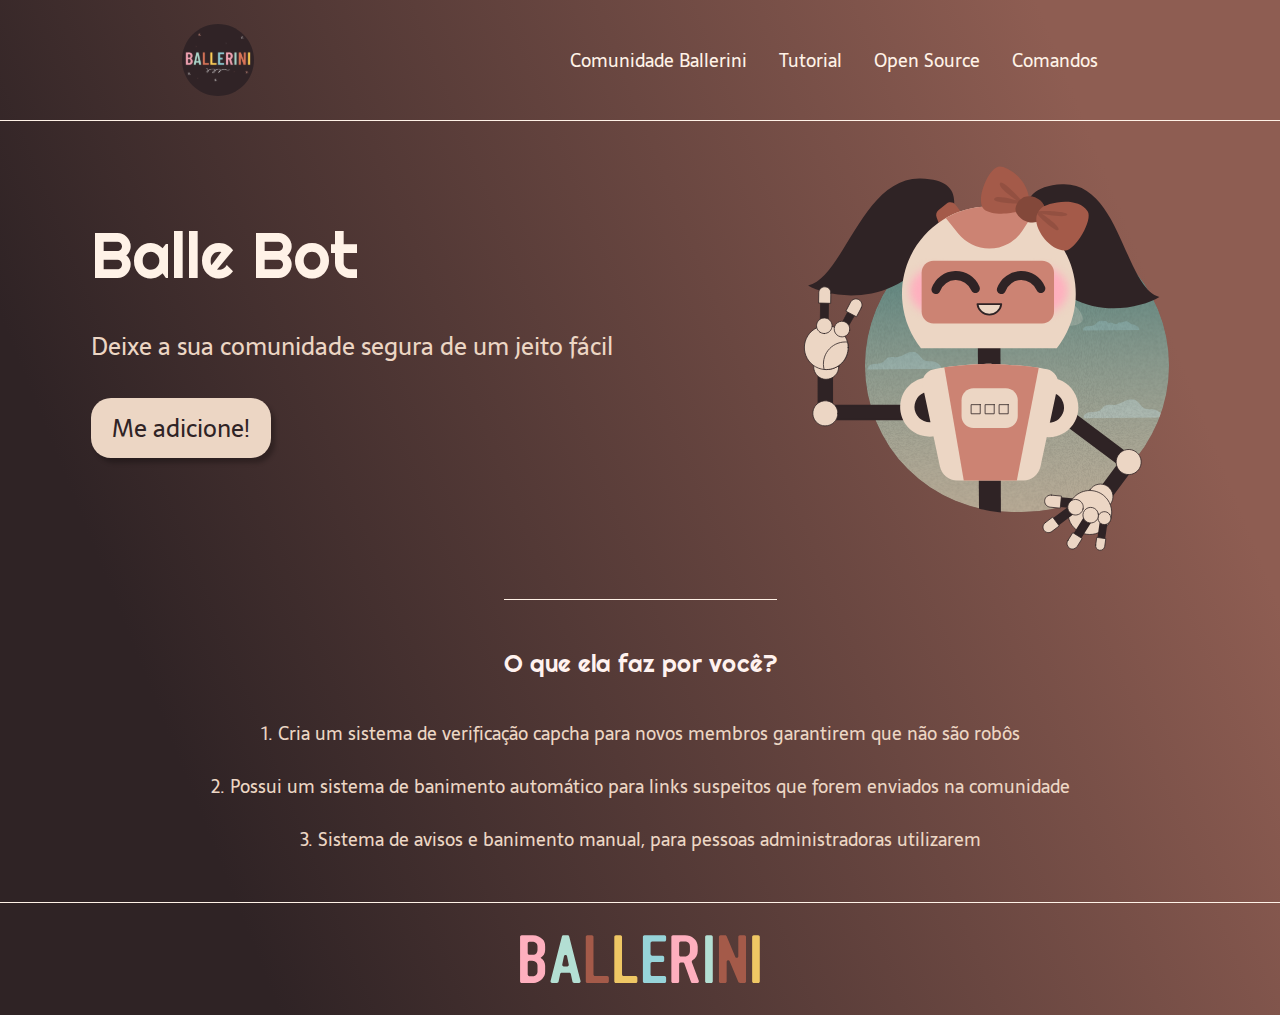
<file: Landing-Pages/Balle-Bot/index.html>
<!DOCTYPE html>
<html lang="pt-BR">
<head>
    <meta charset="UTF-8">
    <meta http-equiv="X-UA-Compatible" content="IE=edge">
    <meta name="viewport" content="width=device-width, initial-scale=1.0">
    <meta name="description" content="Um bot que irá moderar e deixar a sua comunidade segura de um jeito fácil!"> <!--Meta tag de descrição para descrição do site no resultado do Google, informação que fica abaixo do título.-->
    <title>Balle Bot - Modere a sua comunidade do Discord</title>
    <link rel="stylesheet" href="style.css">
</head>
<body>
    <header class="cabecalho">
        <img class="cabecalho-imagem" src="logo.svg" alt="Logo da Comunidade Ballerini">
        <nav class="cabecalho-menu">
            <a class="cabecalho-menu-item" href="#">Comunidade Ballerini</a>
            <a class="cabecalho-menu-item" href="#">Tutorial</a>
            <a class="cabecalho-menu-item" href="#">Open Source</a>
            <a class="cabecalho-menu-item" href="#">Comandos</a>
        </nav>
    </header>

    <main class="conteudo">
        <section class="conteudo-principal">
            <div class="conteudo-principal-escrito">
                <h1 class="conteudo-principal-escrito-titulo">Balle Bot</h1>
                <h2 class="conteudo-principal-escrito-subtitulo">Deixe a sua comunidade segura de um jeito fácil</h2>
                <button class="conteudo-principal-escrito-botao">Me adicione!</button>
            </div>
            <img class="conteudo-principal-imagem" src="ballebot.svg" alt="Imagem da Balle Bot">
        </section>
        <section class="conteudo-secundario">
            <h3 class="conteudo-secundario-titulo">O que ela faz por você?</h3>
            <p class="conteudo-secundario-paragrafo">1. Cria um <strong>sistema de verificação capcha</strong> para novos membros garantirem que não são robôs</p>
            <p class="conteudo-secundario-paragrafo">2. Possui um <strong>sistema de banimento automático</strong> para links suspeitos que forem enviados na comunidade</p>
            <p class="conteudo-secundario-paragrafo">3. <strong>Sistema de avisos e banimento manual</strong>, para pessoas administradoras utilizarem</p>
        </section>
    </main>

    <footer class="rodape">
        <img class="rodape-imagem" src="ballerini.svg" alt="">
    </footer>
</body>
</html>
</file>
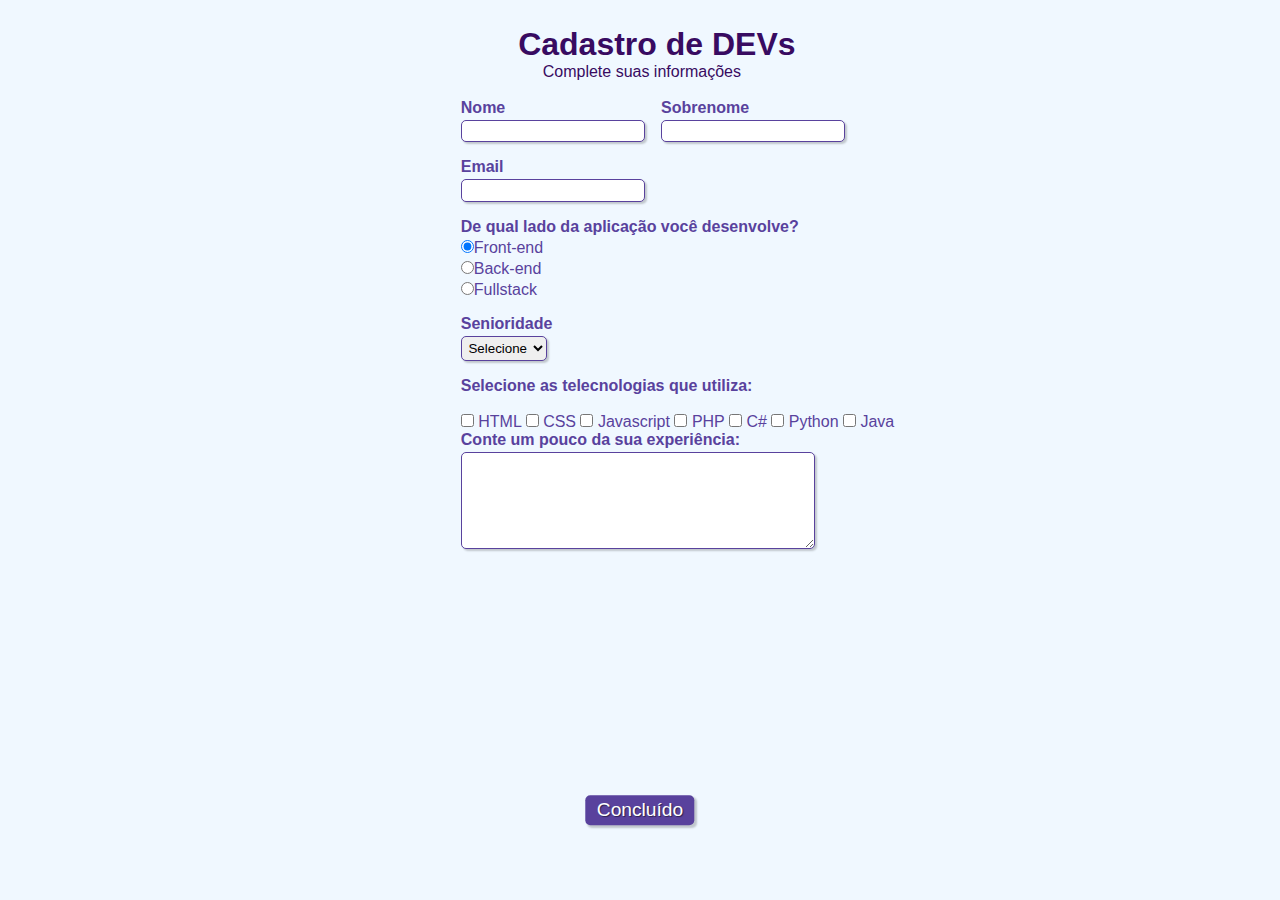
<file: Formularios/formulario.html>
<!DOCTYPE html>
<html lang="pt-br">
<head>
    <meta charset="UTF-8">
    <meta http-equiv="X-UA-Compatible" content="IE=edge">
    <meta name="viewport" content="width=device-width, initial-scale=1.0">
    <title>Cadastro</title>
    <link rel="stylesheet" href="style.css" media="screen">
</head>
<body>

    <div>
        <h1 id="titulo">Cadastro de DEVs</h1>
        <p id="subtitulo">Complete suas informações</p>
        <br>
    </div>

    <form action="">
        <fieldset class="grupo">
            <div class="campo">
                <label for="nome"><strong>Nome</strong></label>
                <input type="text" name="nome" id="nome" required>
            </div>

            <div class="campo">
                <label for="sobrenome"><strong>Sobrenome</strong></label>
                <input type="text" name="sobrenome" id="sobrenome" required>
            </div>
        </fieldset>

        <div class="campo">
            <label for="email"><strong>Email</strong></label>
            <input type="email" name="email" id="email" required>
        </div>

        <div class="campo">
            <label for=""><strong>De qual lado da aplicação você desenvolve?</strong></label>
            <label for="">
                <input type="radio" name="devweb" id="" value="frontend" checked>Front-end
            </label>
            <label for="">
                <input type="radio" name="devweb" id="" value="backend">Back-end
            </label>
            <label for="">
                <input type="radio" name="devweb" id="" value="fullstack">Fullstack
            </label>
        </div>

        <div class="campo">
            <label for="senioridade"><strong>Senioridade</strong></label>
            <select name="" id="senioridade">
                <option value="" selected disabled>Selecione</option>
                <option value="">Júnior</option>
                <option value="">Pleno</option>
                <option value="">Senior</option>
            </select> 
        </div>

        <fieldset class="check">
            <div id="check">
                <label for=""><strong>Selecione as telecnologias que utiliza:</strong></label><br><br>
                <input type="checkbox" name="tecnologia1" id="tecnologia1" value="HTML">
                <label for="tecnologia1">HTML</label>

                <input type="checkbox" name="tecnologia2" id="tecnologia2" value="CSS">
                <label for="tecnologia2">CSS</label>

                <input type="checkbox" name="tecnologia3" id="tecnologia3" value="Javascript">
                <label for="tecnologia3">Javascript</label>

                <input type="checkbox" name="tecnologia4" id="tecnologia4" value="PHP">
                <label for="tecnologia4">PHP</label>

                <input type="checkbox" name="tecnologia5" id="tecnologia5" value="C#">
                <label for="tecnologia5">C#</label>

                <input type="checkbox" name="tecnologia6" id="tecnologia6" value="Python">
                <label for="tecnologia6">Python</label>

                <input type="checkbox" name="tecnologia7" id="tecnologia7" value="Java">
                <label for="tecnologia7">Java</label>
            </div>
        </fieldset>

        <div class="campo">
            <label for=""><strong>Conte um pouco da sua experiência: </strong></label>
            <textarea name="experiencia" id="experiencia" cols="30" rows="6" style="width: 26em;"></textarea>
        </div>

        <button class="botao" type="submit">Concluído</button>
    </form>

</body>
</html>
</file>
<file: Landing-Pages/Balle-Bot/style.css>
@import url('https://fonts.googleapis.com/css2?family=Righteous&family=Sarala:wght@400;700&display=swap');

* {
    margin: 0;
    padding: 0;
    box-sizing: border-box;
    text-decoration: none;
}

body {
    font-size: 100%;
    background: linear-gradient(68.15deg, #2F2325 16.62%, #8E5D52 85.61%);
}

.cabecalho {
    display: flex;
    flex-direction: row;
    align-items: center;
    justify-content: space-around;
    padding: 24px;
}

.cabecalho-imagem {
    height: 72px;
}

.cabecalho-menu {
    display: flex;
    gap: 32px;
}

.cabecalho-menu-item {
    font-family: 'Sarala', sans-serif;
    color: #FFF2E7;
    font-weight: 400;
    font-size: 18px;
}

.conteudo {
    border-top: 0.4px solid #FFF2E7;
    margin-bottom: 48px;
}

.conteudo-principal {
    display: flex;
    flex-direction: row;
    align-items: center;
    justify-content: space-around;
}

.conteudo-principal-escrito {
    display: flex;
    flex-direction: column;
    gap: 32px;
}

.conteudo-principal-escrito-titulo {
    font-family: 'Righteous', cursive;
    font-weight: 400;
    font-size: 64px;
    color: #FFF2E7;
}

.conteudo-principal-escrito-subtitulo {
    font-family: 'Sarala', sans-serif;
    font-weight: 400;
    font-size: 24px;
    color: #ECD6C4;
}

.conteudo-principal-escrito-botao {
    background-color: #ECD6C4;
    width: 180px;
    height: 60px;
    border: none;
    box-shadow: 4px 5px 4px rgba(0, 0, 0, 0.25);
    border-radius: 20px;
    font-family: 'Sarala', sans-serif;
    font-weight: 400;
    font-size: 24px;
    color: #2F2325;
}

.conteudo-principal-escrito-botao:hover {
    background-color: rgba(236, 214, 196, 0.53);
}

.conteudo-principal-imagem {
    height: 430px;
}

.conteudo-secundario {
    display: flex;
    flex-direction: column;
    align-items: center;
    gap: 24px;
    margin-top: 48px;
}

.conteudo-secundario-titulo {
    border-top: 0.4px solid #FFF2E7;
    padding-top: 48px;
    font-family: 'Righteous', cursive;
    font-weight: 400;
    font-size: 24px;
    color: #FFF2EF;
    margin-bottom: 16px;
}

.conteudo-secundario-paragrafo {
    font-family: 'Sarala', sans-serif;
    font-weight: 300;
    font-size: 18px;
    color: #ECD6C4;
}

.rodape {
    padding: 32px;
    border-top: 0.4px solid #FFF2E7;
}

.rodape-imagem {
    height: 48px;
    display: block;
    margin: 0 auto;
}
</file>
<file: Formularios/style.css>
* {
    margin: 0;
    padding: 0;
}

#titulo {
    font-family: sans-serif;
    color: #380B61;
    margin-left: 7%;
}

#subtitulo {
    font-family: sans-serif;
    color: #380B61;
    margin-left: 10%;
}

fieldset {
    border: 0;
}

body {
    background-color: #F0F8FF;
    font-family: sans-serif;
    font-size: 1em;
    color: #59429d;
    margin-left: 36%;
    margin-top: 2%;
    justify-content: center;
}

input, select, textarea, button {
    border-radius: 5px;
}

.campo {
    margin-bottom: 1em;
}

.campo label {
    margin-bottom: 0.2em;
    color: #59429d;
    display: block;
}

fieldset.grupo .campo {
    float: left;
    margin-right: 1em;
}

.campo input[type="text"], .campo input[type="email"], .campo select, .campo textarea {
    padding: 0.2em;
    border: 1px solid #59429d;
    box-shadow: 2px 2px 2px rgba(0, 0, 0, 0.2);
    display: block;
}

.campo select option {
    padding-right: 1em;
}

.campo input:focus, .campo select:focus, .campo textarea:focus {
    background: #E0E0F8;
}

.botao {
    font-size: 1.2em;
    background: #59429d;
    border: 0;
    margin-bottom: 1em;
    color: #ffffff;
    padding: 0.2em 0.6em;
    box-shadow: 2px 2px 2px rgba(0, 0, 0, 0.2);
    text-shadow: 1px 1px 1px rgba(0, 0, 0, 0.5);
    position: absolute;
    top: 90%;
    left: 50%;
    margin-right: -50%;
    transform: translate(-50%, -50%);
}

.botao:hover {
    background: #ccbbff;
    box-shadow: inset 2px 2px 2px rgba(0, 0, 0, 0.2);
    text-shadow: none;
}

#check {
    display: inline-block;
}
</file>
